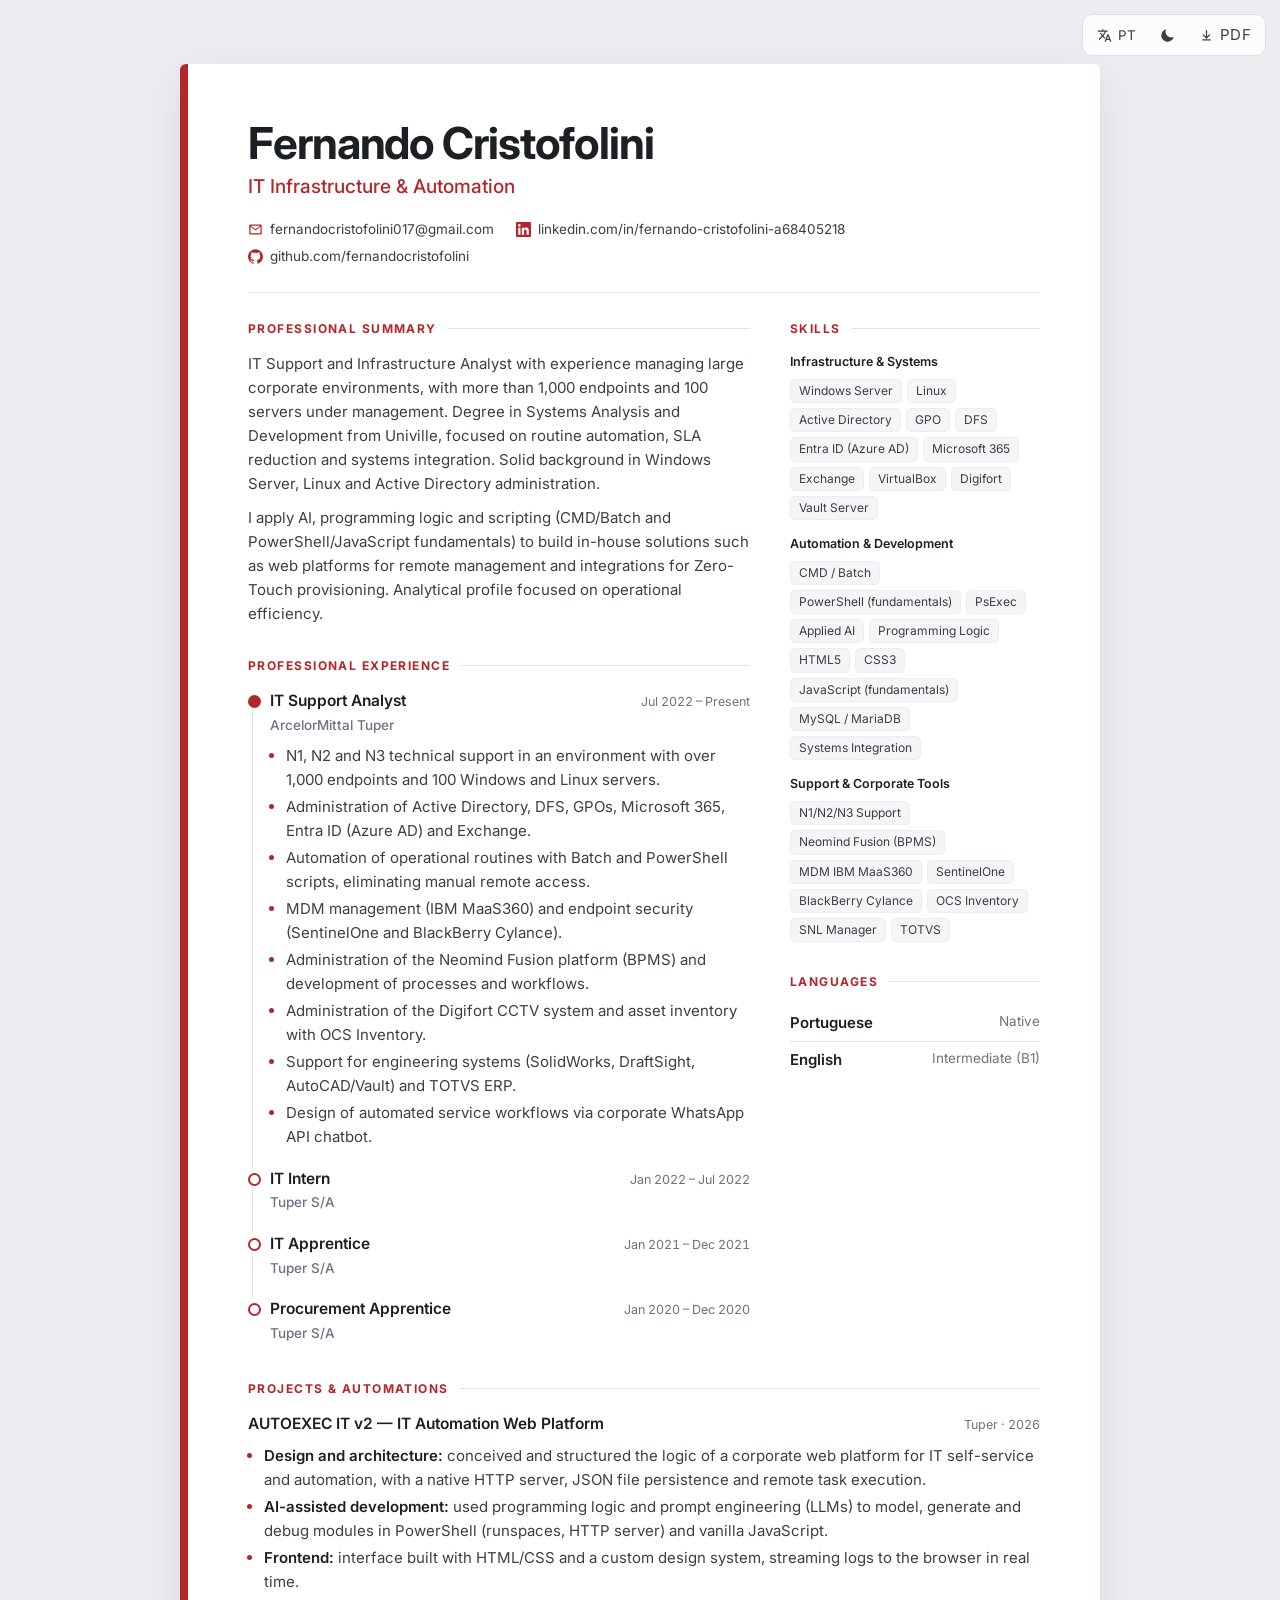
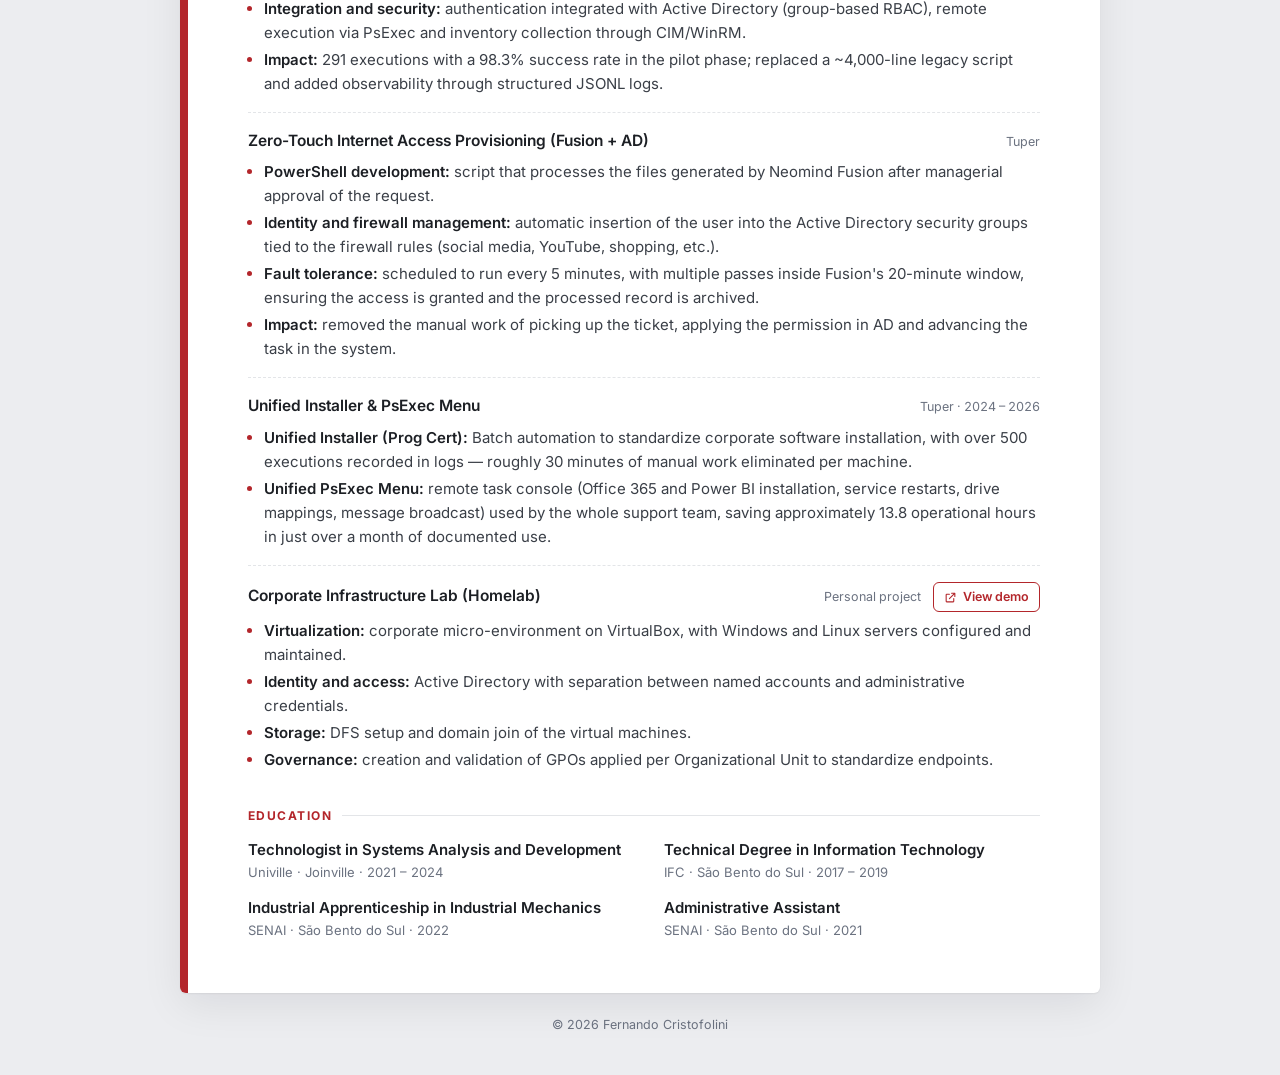
<file: index.html>
<!DOCTYPE html>
<html lang="en" data-theme="light">
<head>
    <meta charset="utf-8">
    <meta name="viewport" content="width=device-width, initial-scale=1">
    <title>Fernando Cristofolini</title>
    <meta name="description" content="Fernando Cristofolini — IT Infrastructure &amp; Automation">
    <script>
        /* Aplica tema salvo (ou do sistema) antes de desenhar a página, evitando piscar */
        (function () {
            var t = null;
            try { t = localStorage.getItem("cv-theme"); } catch (e) {}
            if (t !== "light" && t !== "dark") {
                t = (window.matchMedia && matchMedia("(prefers-color-scheme: dark)").matches) ? "dark" : "light";
            }
            document.documentElement.setAttribute("data-theme", t);
        })();
    </script>
    <link rel="preconnect" href="https://fonts.googleapis.com">
    <link rel="preconnect" href="https://fonts.gstatic.com" crossorigin>
    <link rel="stylesheet" href="https://fonts.googleapis.com/css2?family=Inter:wght@400;500;600;700&display=swap">
    <link rel="stylesheet" href="./css/style.css">
</head>
<body>
    <div class="controles">
        <button id="btnLang" type="button" title="Português" aria-label="Português">
            <svg class="ico" viewBox="0 0 24 24"><path d="M12.87 15.07l-2.54-2.51.03-.03A17.52 17.52 0 0 0 14.07 6H17V4h-7V2H8v2H1v2h11.17C11.5 7.92 10.44 9.75 9 11.35 8.07 10.32 7.3 9.19 6.69 8h-2c.73 1.63 1.73 3.17 2.98 4.56l-5.09 5.02L4 19l5-5 3.11 3.11.76-2.04zM18.5 10h-2L12 22h2l1.12-3h4.75L21 22h2l-4.5-12zm-2.62 7l1.62-4.33L19.12 17h-3.24z"/></svg>
            <span id="labelLang">PT</span>
        </button>
        <button id="btnTheme" type="button" title="Dark theme" aria-label="Dark theme">
            <svg class="ico" id="icoSol" viewBox="0 0 24 24"><path d="M12 7a5 5 0 1 0 0 10 5 5 0 0 0 0-10zm0-5a1 1 0 0 1 1 1v2a1 1 0 1 1-2 0V3a1 1 0 0 1 1-1zm0 17a1 1 0 0 1 1 1v1a1 1 0 1 1-2 0v-1a1 1 0 0 1 1-1zM4.22 4.22a1 1 0 0 1 1.42 0l1.41 1.41a1 1 0 0 1-1.41 1.42L4.22 5.64a1 1 0 0 1 0-1.42zm12.73 12.73a1 1 0 0 1 1.41 0l1.42 1.41a1 1 0 0 1-1.42 1.42l-1.41-1.42a1 1 0 0 1 0-1.41zM2 12a1 1 0 0 1 1-1h2a1 1 0 1 1 0 2H3a1 1 0 0 1-1-1zm17 0a1 1 0 0 1 1-1h1a1 1 0 1 1 0 2h-1a1 1 0 0 1-1-1zM4.22 19.78a1 1 0 0 1 0-1.42l1.41-1.41a1 1 0 0 1 1.42 1.41l-1.42 1.42a1 1 0 0 1-1.41 0zM16.95 7.05a1 1 0 0 1 0-1.42l1.41-1.41a1 1 0 1 1 1.42 1.41l-1.42 1.42a1 1 0 0 1-1.41 0z"/></svg>
            <svg class="ico" id="icoLua" viewBox="0 0 24 24"><path d="M21 14.5A9 9 0 0 1 9.5 3a.5.5 0 0 0-.65-.6A10 10 0 1 0 21.6 15.15a.5.5 0 0 0-.6-.65z"/></svg>
        </button>
        <a id="btnPdf" href="./Curriculo_Fernando_Cristofolini.pdf" download title="Download PDF" aria-label="Download PDF">
            <svg class="ico" viewBox="0 0 24 24"><path d="M12 3a1 1 0 0 1 1 1v9.59l3.3-3.3a1 1 0 1 1 1.4 1.42l-5 5a1 1 0 0 1-1.4 0l-5-5a1 1 0 1 1 1.4-1.42l3.3 3.3V4a1 1 0 0 1 1-1zM5 19a1 1 0 0 1 1-1h12a1 1 0 1 1 0 2H6a1 1 0 0 1-1-1z"/></svg>
            <span>PDF</span>
        </a>
    </div>

    <div class="folha">
        <header class="cabecalho">
            <h1 id="nome">Fernando Cristofolini</h1>
            <p class="cargo" id="titulo" data-i18n="role">IT Infrastructure &amp; Automation</p>
            <div class="contatos">
                <a href="mailto:fernandocristofolini017@gmail.com">
                    <svg class="ico" viewBox="0 0 24 24"><path d="M2 5.5A1.5 1.5 0 0 1 3.5 4h17A1.5 1.5 0 0 1 22 5.5v13a1.5 1.5 0 0 1-1.5 1.5h-17A1.5 1.5 0 0 1 2 18.5v-13zm2.3.5L12 11.6 19.7 6H4.3zM20 7.6l-7.4 5.4a1 1 0 0 1-1.2 0L4 7.6V18h16V7.6z"/></svg>
                    fernandocristofolini017@gmail.com
                </a>
                <a href="https://www.linkedin.com/in/fernando-cristofolini-a68405218/" target="_blank" rel="noopener">
                    <svg class="ico" viewBox="0 0 24 24"><path d="M20.45 20.45h-3.56v-5.57c0-1.33-.03-3.04-1.85-3.04-1.86 0-2.14 1.45-2.14 2.94v5.67H9.35V9h3.41v1.56h.05c.48-.9 1.64-1.85 3.37-1.85 3.6 0 4.27 2.37 4.27 5.46v6.28zM5.34 7.43a2.06 2.06 0 1 1 0-4.13 2.06 2.06 0 0 1 0 4.13zM7.12 20.45H3.56V9h3.56v11.45zM22.22 0H1.77C.79 0 0 .77 0 1.73v20.54C0 23.23.79 24 1.77 24h20.45c.98 0 1.78-.77 1.78-1.73V1.73C24 .77 23.2 0 22.22 0z"/></svg>
                    linkedin.com/in/fernando-cristofolini-a68405218
                </a>
                <a href="https://github.com/fernandocristofolini" target="_blank" rel="noopener">
                    <svg class="ico" viewBox="0 0 24 24"><path d="M12 .3a12 12 0 0 0-3.8 23.38c.6.12.83-.26.83-.57L9 21.07c-3.34.72-4.04-1.61-4.04-1.61-.55-1.39-1.34-1.76-1.34-1.76-1.08-.74.09-.73.09-.73 1.2.09 1.83 1.24 1.83 1.24 1.07 1.83 2.81 1.3 3.5 1 .1-.78.42-1.31.76-1.61-2.67-.3-5.47-1.33-5.47-5.93 0-1.31.47-2.38 1.24-3.22-.14-.3-.54-1.52.1-3.18 0 0 1-.32 3.3 1.23a11.5 11.5 0 0 1 6 0c2.28-1.55 3.29-1.23 3.29-1.23.64 1.66.24 2.88.12 3.18a4.65 4.65 0 0 1 1.23 3.22c0 4.61-2.8 5.63-5.48 5.92.42.36.81 1.1.81 2.22l-.01 3.29c0 .31.2.69.82.57A12 12 0 0 0 12 .3"/></svg>
                    github.com/fernandocristofolini
                </a>
            </div>
        </header>

        <div class="grade">
            <main>
                <section>
                    <h2 data-i18n="h.summary">Professional Summary</h2>
                    <p data-i18n="sum.p1">IT Support and Infrastructure Analyst with experience managing large corporate environments, with more than 1,000 endpoints and 100 servers under management. Degree in Systems Analysis and Development from Univille, focused on routine automation, SLA reduction and systems integration. Solid background in Windows Server, Linux and Active Directory administration.</p>
                    <p data-i18n="sum.p2">I apply AI, programming logic and scripting (CMD/Batch and PowerShell/JavaScript fundamentals) to build in-house solutions such as web platforms for remote management and integrations for Zero-Touch provisioning. Analytical profile focused on operational efficiency.</p>
                </section>

                <section>
                    <h2 data-i18n="h.experience">Professional Experience</h2>

                    <div class="cargo-item atual">
                        <div class="item-topo">
                            <span class="item-titulo" data-i18n="job1.role">IT Support Analyst</span>
                            <span class="periodo" data-i18n="job1.period">Jul 2022 – Present</span>
                        </div>
                        <div class="empresa"><a href="https://brasil.arcelormittal.com/" target="_blank" rel="noopener">ArcelorMittal Tuper</a></div>
                        <ul>
                            <li data-i18n="job1.li1">N1, N2 and N3 technical support in an environment with over 1,000 endpoints and 100 Windows and Linux servers.</li>
                            <li data-i18n="job1.li2">Administration of Active Directory, DFS, GPOs, Microsoft 365, Entra ID (Azure AD) and Exchange.</li>
                            <li data-i18n="job1.li3">Automation of operational routines with Batch and PowerShell scripts, eliminating manual remote access.</li>
                            <li data-i18n="job1.li4">MDM management (IBM MaaS360) and endpoint security (SentinelOne and BlackBerry Cylance).</li>
                            <li data-i18n="job1.li5">Administration of the Neomind Fusion platform (BPMS) and development of processes and workflows.</li>
                            <li data-i18n="job1.li6">Administration of the Digifort CCTV system and asset inventory with OCS Inventory.</li>
                            <li data-i18n="job1.li7">Support for engineering systems (SolidWorks, DraftSight, AutoCAD/Vault) and TOTVS ERP.</li>
                            <li data-i18n="job1.li8">Design of automated service workflows via corporate WhatsApp API chatbot.</li>
                        </ul>
                    </div>

                    <div class="cargo-item">
                        <div class="item-topo">
                            <span class="item-titulo" data-i18n="job2.role">IT Intern</span>
                            <span class="periodo" data-i18n="job2.period">Jan 2022 – Jul 2022</span>
                        </div>
                        <div class="empresa"><a href="https://www.tuper.com.br/" target="_blank" rel="noopener">Tuper S/A</a></div>
                    </div>

                    <div class="cargo-item">
                        <div class="item-topo">
                            <span class="item-titulo" data-i18n="job3.role">IT Apprentice</span>
                            <span class="periodo" data-i18n="job3.period">Jan 2021 – Dec 2021</span>
                        </div>
                        <div class="empresa"><a href="https://www.tuper.com.br/" target="_blank" rel="noopener">Tuper S/A</a></div>
                    </div>

                    <div class="cargo-item">
                        <div class="item-topo">
                            <span class="item-titulo" data-i18n="job4.role">Procurement Apprentice</span>
                            <span class="periodo" data-i18n="job4.period">Jan 2020 – Dec 2020</span>
                        </div>
                        <div class="empresa"><a href="https://www.tuper.com.br/" target="_blank" rel="noopener">Tuper S/A</a></div>
                    </div>
                </section>
            </main>

            <aside>
                <section>
                    <h2 data-i18n="h.skills">Skills</h2>

                    <div class="grupo">
                        <div class="grupo-titulo" data-i18n="sk.infra">Infrastructure &amp; Systems</div>
                        <div class="chips">
                            <span>Windows Server</span><span>Linux</span><span>Active Directory</span><span>GPO</span><span>DFS</span><span>Entra ID (Azure AD)</span><span>Microsoft 365</span><span>Exchange</span><span>VirtualBox</span><span>Digifort</span><span>Vault Server</span>
                        </div>
                    </div>

                    <div class="grupo">
                        <div class="grupo-titulo" data-i18n="sk.dev">Automation &amp; Development</div>
                        <div class="chips">
                            <span>CMD / Batch</span><span data-i18n="chip.ps">PowerShell (fundamentals)</span><span>PsExec</span><span data-i18n="chip.ai">Applied AI</span><span data-i18n="chip.logic">Programming Logic</span><span>HTML5</span><span>CSS3</span><span data-i18n="chip.js">JavaScript (fundamentals)</span><span>MySQL / MariaDB</span><span data-i18n="chip.integration">Systems Integration</span>
                        </div>
                    </div>

                    <div class="grupo">
                        <div class="grupo-titulo" data-i18n="sk.support">Support &amp; Corporate Tools</div>
                        <div class="chips">
                            <span data-i18n="chip.support">N1/N2/N3 Support</span><span>Neomind Fusion (BPMS)</span><span>MDM IBM MaaS360</span><span>SentinelOne</span><span>BlackBerry Cylance</span><span>OCS Inventory</span><span>SNL Manager</span><span>TOTVS</span>
                        </div>
                    </div>
                </section>

                <section>
                    <h2 data-i18n="h.languages">Languages</h2>
                    <div class="idioma"><b data-i18n="lang.pt">Portuguese</b><span data-i18n="lang.pt.lvl">Native</span></div>
                    <div class="idioma"><b data-i18n="lang.en">English</b><span data-i18n="lang.en.lvl">Intermediate (B1)</span></div>
                </section>
            </aside>
        </div>

        <section class="bloco">
            <h2 data-i18n="h.projects">Projects &amp; Automations</h2>

            <div class="projeto">
                <div class="item-topo">
                    <span class="item-titulo" data-i18n="p1.title">AUTOEXEC IT v2 — IT Automation Web Platform</span>
                    <span class="periodo" data-i18n="p1.period">Tuper · 2026</span>
                </div>
                <ul>
                    <li data-i18n="p1.li1"><b>Design and architecture:</b> conceived and structured the logic of a corporate web platform for IT self-service and automation, with a native HTTP server, JSON file persistence and remote task execution.</li>
                    <li data-i18n="p1.li2"><b>AI-assisted development:</b> used programming logic and prompt engineering (LLMs) to model, generate and debug modules in PowerShell (runspaces, HTTP server) and vanilla JavaScript.</li>
                    <li data-i18n="p1.li3"><b>Frontend:</b> interface built with HTML/CSS and a custom design system, streaming logs to the browser in real time.</li>
                    <li data-i18n="p1.li4"><b>Integration and security:</b> authentication integrated with Active Directory (group-based RBAC), remote execution via PsExec and inventory collection through CIM/WinRM.</li>
                    <li data-i18n="p1.li5"><b>Impact:</b> 291 executions with a 98.3% success rate in the pilot phase; replaced a ~4,000-line legacy script and added observability through structured JSONL logs.</li>
                </ul>
            </div>

            <div class="projeto">
                <div class="item-topo">
                    <span class="item-titulo" data-i18n="p3.title">Zero-Touch Internet Access Provisioning (Fusion + AD)</span>
                    <span class="periodo" data-i18n="p3.period">Tuper</span>
                </div>
                <ul>
                    <li data-i18n="p3.li1"><b>PowerShell development:</b> script that processes the files generated by Neomind Fusion after managerial approval of the request.</li>
                    <li data-i18n="p3.li2"><b>Identity and firewall management:</b> automatic insertion of the user into the Active Directory security groups tied to the firewall rules (social media, YouTube, shopping, etc.).</li>
                    <li data-i18n="p3.li3"><b>Fault tolerance:</b> scheduled to run every 5 minutes, with multiple passes inside Fusion's 20-minute window, ensuring the access is granted and the processed record is archived.</li>
                    <li data-i18n="p3.li4"><b>Impact:</b> removed the manual work of picking up the ticket, applying the permission in AD and advancing the task in the system.</li>
                </ul>
            </div>

            <div class="projeto">
                <div class="item-topo">
                    <span class="item-titulo" data-i18n="p4.title">Unified Installer &amp; PsExec Menu</span>
                    <span class="periodo" data-i18n="p4.period">Tuper · 2024 – 2026</span>
                </div>
                <ul>
                    <li data-i18n="p4.li1"><b>Unified Installer (Prog Cert):</b> Batch automation to standardize corporate software installation, with over 500 executions recorded in logs — roughly 30 minutes of manual work eliminated per machine.</li>
                    <li data-i18n="p4.li2"><b>Unified PsExec Menu:</b> remote task console (Office 365 and Power BI installation, service restarts, drive mappings, message broadcast) used by the whole support team, saving approximately 13.8 operational hours in just over a month of documented use.</li>
                </ul>
            </div>

            <div class="projeto">
                <div class="item-topo">
                    <span class="item-titulo" data-i18n="p2.title">Corporate Infrastructure Lab (Homelab)</span>
                    <span class="item-lado">
                        <span class="periodo" data-i18n="p2.period">Personal project</span>
                        <a class="btn-demo" href="./demos/homelab/index.html" target="_blank" rel="noopener">
                            <svg class="ico" viewBox="0 0 24 24"><path d="M14 3a1 1 0 1 0 0 2h3.59l-8.3 8.29a1 1 0 1 0 1.42 1.42L19 6.41V10a1 1 0 1 0 2 0V4a1 1 0 0 0-1-1h-6zM5 5a2 2 0 0 0-2 2v12a2 2 0 0 0 2 2h12a2 2 0 0 0 2-2v-5a1 1 0 1 0-2 0v5H5V7h5a1 1 0 1 0 0-2H5z"/></svg>
                            <span data-i18n="demo.btn">View demo</span>
                        </a>
                    </span>
                </div>
                <ul>
                    <li data-i18n="p2.li1"><b>Virtualization:</b> corporate micro-environment on VirtualBox, with Windows and Linux servers configured and maintained.</li>
                    <li data-i18n="p2.li2"><b>Identity and access:</b> Active Directory with separation between named accounts and administrative credentials.</li>
                    <li data-i18n="p2.li3"><b>Storage:</b> DFS setup and domain join of the virtual machines.</li>
                    <li data-i18n="p2.li4"><b>Governance:</b> creation and validation of GPOs applied per Organizational Unit to standardize endpoints.</li>
                </ul>
            </div>
        </section>

        <section class="bloco">
            <h2 data-i18n="h.education">Education</h2>
            <div class="formacao">
                <div>
                    <div class="curso" data-i18n="edu1.t">Technologist in Systems Analysis and Development</div>
                    <div class="curso-info">Univille · Joinville · 2021 – 2024</div>
                </div>
                <div>
                    <div class="curso" data-i18n="edu2.t">Technical Degree in Information Technology</div>
                    <div class="curso-info">IFC · São Bento do Sul · 2017 – 2019</div>
                </div>
                <div>
                    <div class="curso" data-i18n="edu4.t">Industrial Apprenticeship in Industrial Mechanics</div>
                    <div class="curso-info">SENAI · São Bento do Sul · 2022</div>
                </div>
                <div>
                    <div class="curso" data-i18n="edu3.t">Administrative Assistant</div>
                    <div class="curso-info">SENAI · São Bento do Sul · 2021</div>
                </div>
            </div>
        </section>
    </div>

    <footer>© 2026 Fernando Cristofolini</footer>

    <script>
    /* ============ Traduções (PT). O HTML já está em inglês. ============ */
    const I18N = {
        pt: {
            "role": "Infraestrutura de TI &amp; Automação",

            "h.summary": "Resumo profissional",
            "sum.p1": "Analista de Suporte de TI e Infraestrutura com experiência na administração de ambientes corporativos de grande porte, com mais de 1.000 endpoints e 100 servidores sob gestão. Formado em Análise e Desenvolvimento de Sistemas pela Univille, com foco em automação de rotinas, redução de SLA e integração de sistemas. Sólida vivência em administração de Windows Server, Linux e Active Directory.",
            "sum.p2": "Utilizo IA aplicada, lógica de programação e scripting (CMD/Batch e fundamentos de PowerShell/JavaScript) para desenvolver soluções internas, como plataformas web de gestão remota e integrações para provisionamento Zero-Touch. Perfil analítico e focado em eficiência operacional.",

            "h.experience": "Experiência profissional",
            "job1.role": "Analista de Suporte",
            "job1.period": "jul 2022 – atual",
            "job1.li1": "Suporte técnico N1, N2 e N3 em ambiente com mais de 1.000 endpoints e 100 servidores Windows e Linux.",
            "job1.li2": "Administração de Active Directory, DFS, GPOs, Microsoft 365, Entra ID (Azure AD) e Exchange.",
            "job1.li3": "Automação de rotinas operacionais com scripts Batch e PowerShell, eliminando acessos remotos manuais.",
            "job1.li4": "Gestão de MDM (IBM MaaS360) e segurança de endpoint (SentinelOne e BlackBerry Cylance).",
            "job1.li5": "Administração da plataforma Neomind Fusion (BPMS) e desenvolvimento de processos e fluxos.",
            "job1.li6": "Administração do sistema de CFTV Digifort e inventário de ativos com OCS Inventory.",
            "job1.li7": "Sustentação de sistemas de engenharia (SolidWorks, DraftSight, AutoCAD/Vault) e ERP TOTVS.",
            "job1.li8": "Estruturação de fluxos de atendimento automatizados via chatbot no WhatsApp API corporativo.",
            "job2.role": "Estagiário de TI",
            "job2.period": "jan 2022 – jul 2022",
            "job3.role": "Aprendiz de TI",
            "job3.period": "jan 2021 – dez 2021",
            "job4.role": "Aprendiz de Suprimentos",
            "job4.period": "jan 2020 – dez 2020",

            "h.projects": "Projetos e automações",
            "p1.title": "AUTOEXEC IT v2 — Plataforma Web de Automação de TI",
            "p1.period": "Tuper · 2026",
            "p1.li1": "<b>Concepção e arquitetura:</b> idealizei e estruturei a lógica de uma plataforma web corporativa de autoatendimento e automação de TI, com servidor HTTP nativo, persistência em arquivos JSON e execução remota de tarefas.",
            "p1.li2": "<b>Desenvolvimento assistido por IA:</b> uso de lógica de programação e engenharia de prompt (LLMs) para modelar, gerar e depurar módulos em PowerShell (runspaces, servidor HTTP) e JavaScript puro.",
            "p1.li3": "<b>Frontend:</b> interface construída com HTML/CSS e design system próprio, com transmissão de logs em tempo real para o navegador.",
            "p1.li4": "<b>Integração e segurança:</b> autenticação integrada ao Active Directory (RBAC por grupos), execução remota via PsExec e coleta de inventário por CIM/WinRM.",
            "p1.li5": "<b>Impacto:</b> 291 execuções com 98,3% de sucesso na fase piloto; substituiu um script legado de ~4 mil linhas e implementou observabilidade com logs estruturados em JSONL.",

            "p2.title": "Laboratório de Infraestrutura Corporativa (Homelab)",
            "p2.period": "Projeto pessoal",
            "demo.btn": "Ver demonstração",
            "p2.li1": "<b>Virtualização:</b> microambiente empresarial em VirtualBox, com servidores Windows e Linux configurados e mantidos.",
            "p2.li2": "<b>Identidade e acessos:</b> Active Directory com segregação de contas nominais e credenciais administrativas.",
            "p2.li3": "<b>Armazenamento:</b> estruturação de DFS e ingresso das máquinas virtuais no domínio.",
            "p2.li4": "<b>Governança:</b> criação e validação de GPOs aplicadas por Unidade Organizacional para padronizar os endpoints.",

            "p3.title": "Provisionamento Zero-Touch de Acessos à Internet (Fusion + AD)",
            "p3.period": "Tuper",
            "p3.li1": "<b>Desenvolvimento PowerShell:</b> script que processa os arquivos gerados pelo Neomind Fusion após a aprovação gerencial da solicitação.",
            "p3.li2": "<b>Gestão de identidade e firewall:</b> inserção automática do usuário nos grupos de segurança do Active Directory integrados às regras do firewall (redes sociais, YouTube, shopping etc.).",
            "p3.li3": "<b>Tolerância a falhas:</b> execução agendada a cada 5 minutos, com múltiplas rodadas dentro da janela de 20 minutos do Fusion, garantindo a concessão do acesso e o arquivamento do registro processado.",
            "p3.li4": "<b>Impacto:</b> eliminou a intervenção manual do suporte para assumir o chamado, aplicar a permissão no AD e avançar a tarefa no sistema.",

            "p4.title": "Instalador Unificado &amp; Menu PsExec",
            "p4.period": "Tuper · 2024 – 2026",
            "p4.li1": "<b>Instalador Unificado (Prog Cert):</b> automação em Batch para padronizar a instalação de softwares corporativos, com mais de 500 execuções registradas em log — cerca de 30 minutos de trabalho manual eliminados por máquina.",
            "p4.li2": "<b>Menu Unificado PsExec:</b> console de tarefas remotas (instalação de Office 365 e Power BI, reinício de serviços, mapeamentos, envio de mensagens) usado por toda a equipe de suporte, com aproximadamente 13,8 horas operacionais economizadas em pouco mais de um mês de uso documentado.",

            "h.education": "Formação acadêmica",
            "edu1.t": "Tecnólogo em Análise e Desenvolvimento de Sistemas",
            "edu2.t": "Técnico em Informática",
            "edu3.t": "Assistente Administrativo",
            "edu4.t": "Aprendizagem Industrial em Mecânica Industrial",

            "h.languages": "Idiomas",
            "lang.pt": "Português",
            "lang.pt.lvl": "Nativo",
            "lang.en": "Inglês",
            "lang.en.lvl": "Intermediário (B1)",

            "h.skills": "Competências",
            "sk.infra": "Infraestrutura e sistemas",
            "sk.dev": "Automação e desenvolvimento",
            "sk.support": "Suporte e ferramentas corporativas",
            "chip.ps": "PowerShell (fundamentos)",
            "chip.js": "JavaScript (fundamentos)",
            "chip.ai": "IA aplicada",
            "chip.logic": "Lógica de programação",
            "chip.integration": "Integração de sistemas",
            "chip.support": "Suporte N1/N2/N3",

            "_langBtn": "EN",
            "_langTitle": "English",
            "_themeDark": "Tema escuro",
            "_themeLight": "Tema claro",
            "_pdfTitle": "Baixar PDF"
        }
    };

    const EN_UI = { _langBtn: "PT", _langTitle: "Português", _themeDark: "Dark theme", _themeLight: "Light theme", _pdfTitle: "Download PDF" };

    /* ============ Estado ============ */
    const raiz = document.documentElement;
    let lang = "en";

    /* Guarda o conteúdo original (inglês) de cada elemento traduzível */
    document.querySelectorAll("[data-i18n]").forEach(el => { el.dataset.en = el.innerHTML; });

    function ui(chave) { return (I18N[lang] || EN_UI)[chave]; }

    function applyLang(next) {
        lang = next;
        const dict = I18N[next];
        document.querySelectorAll("[data-i18n]").forEach(el => {
            const key = el.dataset.i18n;
            el.innerHTML = (dict && dict[key]) ? dict[key] : el.dataset.en;
        });
        raiz.lang = (next === "pt") ? "pt-BR" : "en";
        document.getElementById("labelLang").textContent = ui("_langBtn");
        const bl = document.getElementById("btnLang");
        bl.title = ui("_langTitle"); bl.setAttribute("aria-label", ui("_langTitle"));
        const bp = document.getElementById("btnPdf");
        bp.title = ui("_pdfTitle"); bp.setAttribute("aria-label", ui("_pdfTitle"));
        atualizarBotaoTema();
    }

    function temaAtual() { return raiz.getAttribute("data-theme") === "dark" ? "dark" : "light"; }

    function atualizarBotaoTema() {
        const escuro = temaAtual() === "dark";
        document.getElementById("icoSol").style.display = escuro ? "" : "none";
        document.getElementById("icoLua").style.display = escuro ? "none" : "";
        const rotulo = escuro ? ui("_themeLight") : ui("_themeDark");
        const bt = document.getElementById("btnTheme");
        bt.title = rotulo; bt.setAttribute("aria-label", rotulo);
    }

    function applyTheme(next) {
        raiz.setAttribute("data-theme", next);
        atualizarBotaoTema();
        salvar("cv-theme", next);
    }

    /* ============ Persistência tolerante a falhas ============ */
    function salvar(chave, valor) { try { localStorage.setItem(chave, valor); } catch (e) { /* ignora */ } }
    function ler(chave) { try { return localStorage.getItem(chave); } catch (e) { return null; } }

    /* ============ Efeito de embaralhar texto no nome ============ */
    (function () {
        const el = document.getElementById("nome");
        const original = el.textContent;
        const letras = "ABCDEFGHIJKLMNOPQRSTUVWXYZ";
        let intervalo = null;
        if (window.matchMedia && matchMedia("(prefers-reduced-motion: reduce)").matches) return;
        el.addEventListener("mouseover", () => {
            clearInterval(intervalo);
            let i = 0;
            intervalo = setInterval(() => {
                el.textContent = original.split("").map((c, k) => (k < i || c === " ") ? c : letras[Math.floor(Math.random() * letras.length)]).join("");
                if (i >= original.length) { clearInterval(intervalo); el.textContent = original; }
                i += 1;
            }, 30);
        });
    })();

    /* ============ Inicialização ============ */
    const langSalvo = ler("cv-lang");
    applyLang(langSalvo === "pt" || langSalvo === "en" ? langSalvo
        : ((navigator.language || "").toLowerCase().startsWith("pt") ? "pt" : "en"));
    atualizarBotaoTema();

    document.getElementById("btnLang").addEventListener("click", () => { applyLang(lang === "en" ? "pt" : "en"); salvar("cv-lang", lang); });
    document.getElementById("btnTheme").addEventListener("click", () => applyTheme(temaAtual() === "dark" ? "light" : "dark"));
    </script>
</body>
</html>
</file>
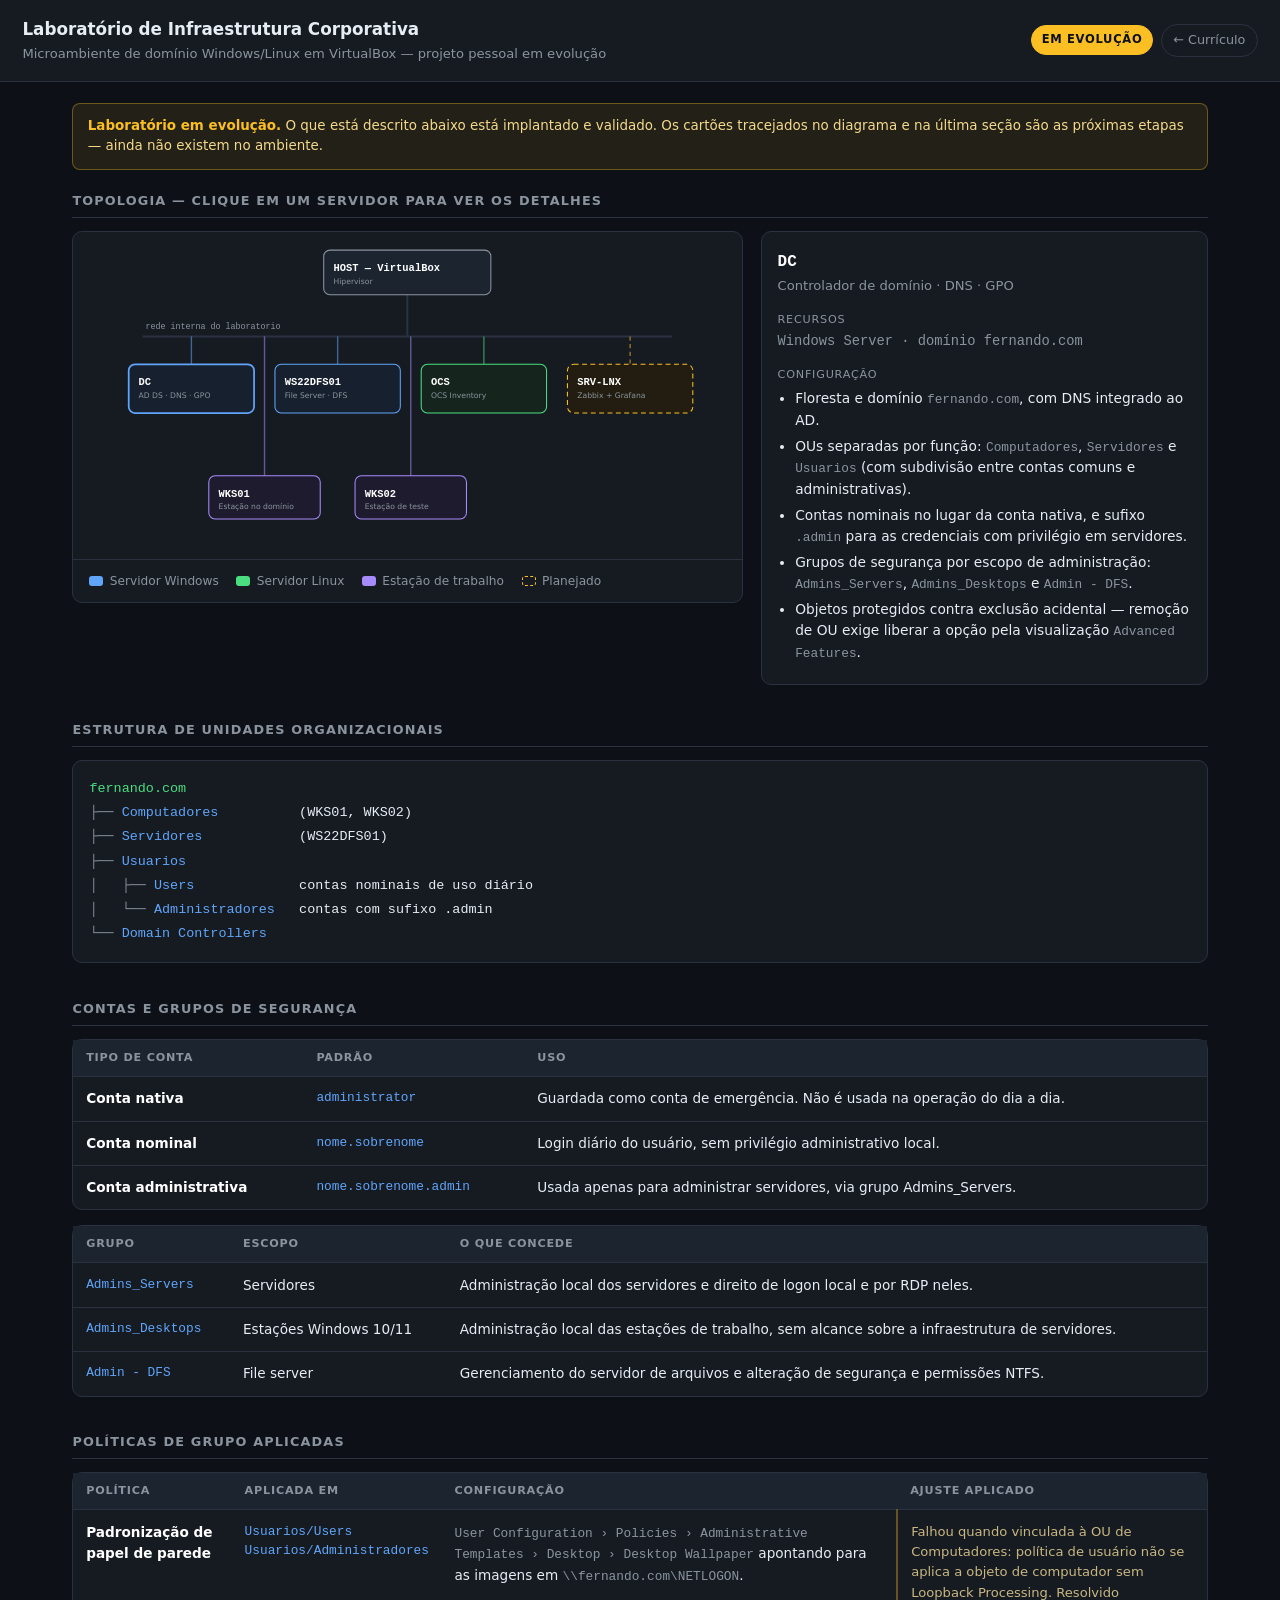
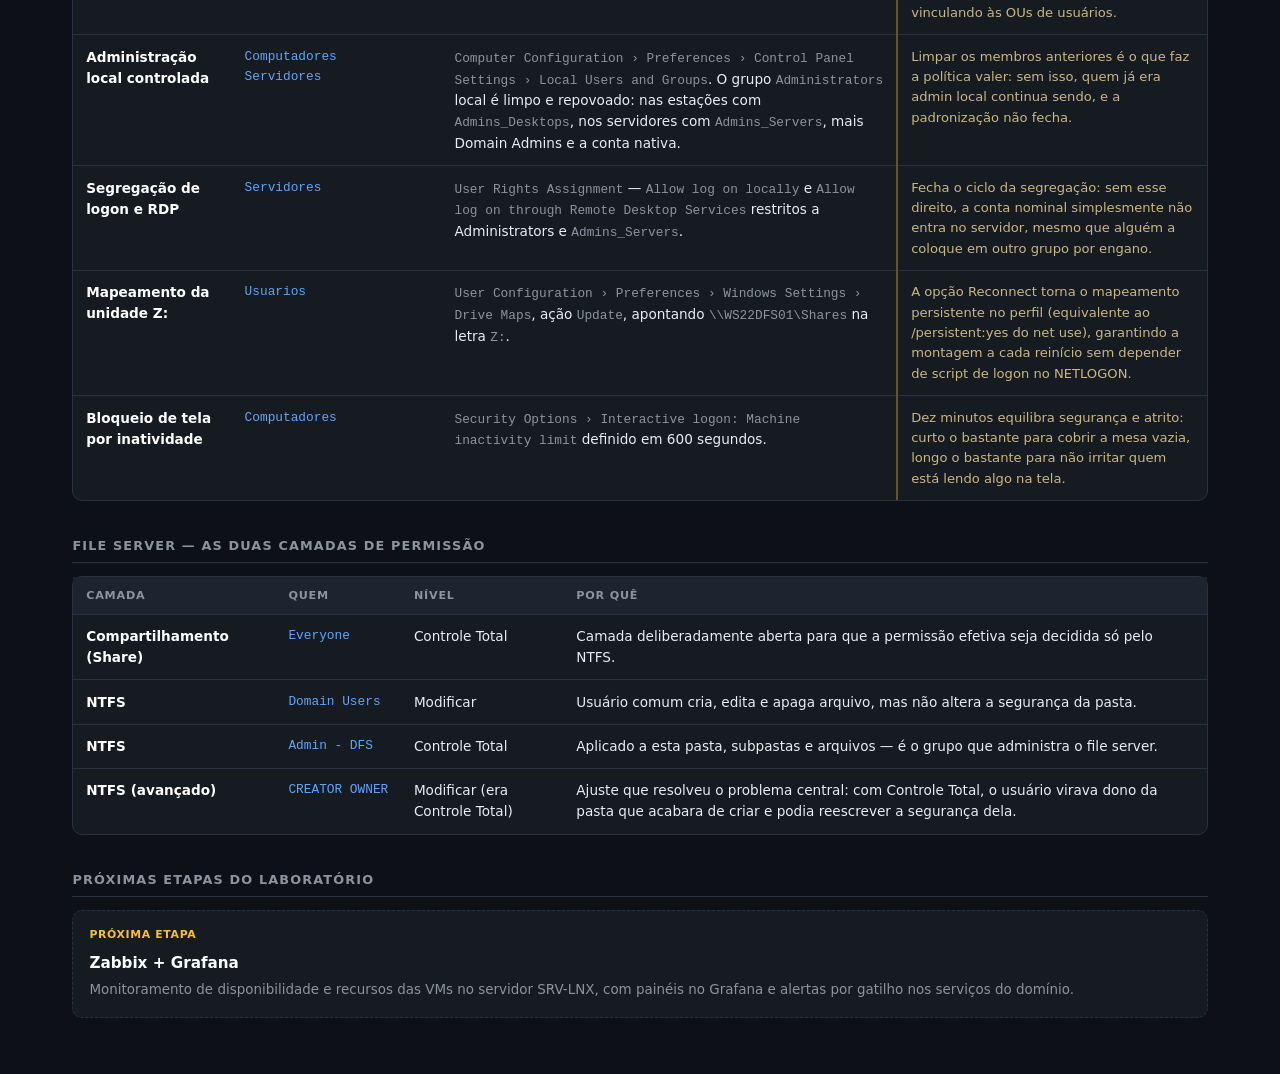
<file: demos/homelab/index.html>
<!DOCTYPE html>
<html lang="pt-BR">
<head>
<meta charset="utf-8">
<meta name="viewport" content="width=device-width, initial-scale=1">
<title>Homelab — Laboratório de Infraestrutura Corporativa</title>
<link rel="icon" href="data:image/svg+xml,<svg xmlns='http://www.w3.org/2000/svg' viewBox='0 0 100 100'><rect width='100' height='100' rx='22' fill='%23111'/><rect x='24' y='26' width='52' height='16' rx='4' fill='%2360a5fa'/><rect x='24' y='50' width='52' height='16' rx='4' fill='%234ade80'/><rect x='24' y='74' width='52' height='10' rx='4' fill='%23555'/></svg>">
<style>
:root{
  --bg:#0d1117; --panel:#161b22; --panel-2:#1c2430; --line:#2a3140;
  --txt:#e6edf3; --muted:#8b949e;
  --ok:#4ade80; --warn:#fbbf24; --info:#60a5fa; --roxo:#a78bfa;
  --accent:#ff4c4c; --accent-2:#ff0000;
  --mono:'Consolas','JetBrains Mono','Courier New',monospace;
}
*{box-sizing:border-box}
body{margin:0;background:var(--bg);color:var(--txt);
  font-family:'Segoe UI',system-ui,sans-serif;line-height:1.55}

.topo{border-bottom:1px solid var(--line);background:var(--panel);
  padding:1rem 1.4rem;display:flex;align-items:center;gap:1rem;flex-wrap:wrap}
.topo h1{margin:0;font-size:1.05rem}
.topo .sub{color:var(--muted);font-size:.82rem;margin-top:.15rem}
.selo{margin-left:auto;display:flex;gap:.5rem;align-items:center;flex-wrap:wrap}
.tag{font-size:.72rem;font-weight:700;letter-spacing:.06em;text-transform:uppercase;
  padding:.32rem .6rem;border-radius:999px;border:1px solid var(--line);color:var(--muted)}
.tag-obra{color:#0d1117;background:var(--warn);border-color:var(--warn)}
.voltar{font-size:.8rem;color:var(--muted);text-decoration:none;border:1px solid var(--line);
  padding:.35rem .7rem;border-radius:999px;transition:.2s}
.voltar:hover{color:#fff;border-color:var(--accent);background:var(--accent)}

.wrap{max-width:1180px;margin:0 auto;padding:1.3rem 1.4rem 3.5rem}
.aviso{background:rgba(251,191,36,.09);border:1px solid rgba(251,191,36,.35);border-radius:8px;
  padding:.75rem .9rem;font-size:.84rem;color:#f5d98b;margin-bottom:1.3rem}
.aviso b{color:var(--warn)}

h2.sec{font-size:.8rem;text-transform:uppercase;letter-spacing:.09em;color:var(--muted);
  margin:2.2rem 0 .8rem;padding-bottom:.4rem;border-bottom:1px solid var(--line)}
h2.sec:first-of-type{margin-top:.4rem}

.painel{background:var(--panel);border:1px solid var(--line);border-radius:10px}
.corpo{padding:1rem}

/* ---------- Topologia ---------- */
.mapa{display:grid;grid-template-columns:minmax(0,1.5fr) minmax(0,1fr);gap:1.1rem;align-items:start}
svg.topo-svg{width:100%;height:auto;display:block}
.no{cursor:pointer}
.no rect{transition:.2s}
.no:hover rect.caixa,.no.sel rect.caixa{stroke-width:2.5}
.no .titulo{font-family:var(--mono);font-size:15px;font-weight:700;fill:#fff}
.no .papel{font-size:11px;fill:#8b949e}
.legenda{display:flex;gap:1.1rem;flex-wrap:wrap;font-size:.76rem;color:var(--muted);
  padding:.7rem 1rem;border-top:1px solid var(--line)}
.legenda span{display:inline-flex;align-items:center;gap:.4rem}
.pill{width:14px;height:10px;border-radius:3px;display:inline-block}

.detalhe h3{margin:.1rem 0 .1rem;font-size:1rem;color:#fff;font-family:var(--mono)}
.detalhe .papel{color:var(--muted);font-size:.82rem;margin-bottom:.9rem}
.detalhe dl{margin:0}
.detalhe dt{font-size:.7rem;text-transform:uppercase;letter-spacing:.07em;color:var(--muted);margin-top:.85rem}
.detalhe dd{margin:.2rem 0 0;font-size:.86rem}
.detalhe ul{margin:.3rem 0 0;padding-left:1.1rem;font-size:.86rem}
.detalhe li{margin-bottom:.25rem}
.specs{font-family:var(--mono);font-size:.8rem;color:var(--muted)}

/* ---------- Tabela GPO ---------- */
table{width:100%;border-collapse:collapse;font-size:.85rem}
th{text-align:left;font-size:.7rem;text-transform:uppercase;letter-spacing:.07em;color:var(--muted);
  padding:.6rem .8rem;border-bottom:1px solid var(--line);background:var(--panel-2)}
td{padding:.7rem .8rem;border-bottom:1px solid var(--line);vertical-align:top}
tr:last-child td{border-bottom:none}
td.ou{font-family:var(--mono);font-size:.8rem;color:var(--info);white-space:nowrap}
td.nome{font-weight:600;color:#fff}
.rascunho{display:inline-block;font-size:.63rem;font-weight:700;text-transform:uppercase;letter-spacing:.06em;
  color:#0d1117;background:var(--warn);border-radius:4px;padding:.1rem .35rem;margin-left:.4rem;vertical-align:middle}
.tabela-wrap{overflow-x:auto}
td.ajuste{color:#c9b782;font-size:.82rem;border-left:2px solid rgba(251,191,36,.35)}

/* ---------- Árvore de OUs ---------- */
.arvore{font-family:var(--mono);font-size:.84rem;line-height:1.8;margin:0;white-space:pre;
  overflow-x:auto;color:var(--txt)}
.arvore .d{color:var(--muted)}
.arvore .o{color:var(--info)}
.arvore .n{color:var(--ok)}

/* ---------- Roadmap ---------- */
.cards{display:grid;grid-template-columns:repeat(auto-fit,minmax(250px,1fr));gap:.9rem}
.card{background:var(--panel);border:1px dashed var(--line);border-radius:10px;padding:1rem}
.card h4{margin:0 0 .3rem;font-size:.95rem;color:#fff}
.card .st{font-size:.68rem;text-transform:uppercase;letter-spacing:.06em;color:var(--warn);
  font-weight:700;margin-bottom:.5rem}
.card p{margin:0;font-size:.84rem;color:var(--muted)}

@media (max-width:900px){ .mapa{grid-template-columns:1fr} }
</style>
</head>
<body>

<header class="topo">
  <div>
    <h1>Laboratório de Infraestrutura Corporativa</h1>
    <div class="sub">Microambiente de domínio Windows/Linux em VirtualBox — projeto pessoal em evolução</div>
  </div>
  <div class="selo">
    <span class="tag tag-obra">Em evolução</span>
    <a class="voltar" href="../../index.html">← Currículo</a>
  </div>
</header>

<div class="wrap">

  <div class="aviso" id="avisoRascunho">
    <b>Laboratório em evolução.</b> O que está descrito abaixo está implantado e validado.
    Os cartões tracejados no diagrama e na última seção são as próximas etapas — ainda não
    existem no ambiente.
  </div>

  <h2 class="sec">Topologia — clique em um servidor para ver os detalhes</h2>
  <div class="mapa">
    <div class="painel">
      <svg class="topo-svg" viewBox="0 0 960 470" role="img" aria-label="Diagrama da topologia do laboratório">
        <g id="linhas"></g>
        <g id="nos"></g>
      </svg>
      <div class="legenda">
        <span><i class="pill" style="background:#60a5fa"></i> Servidor Windows</span>
        <span><i class="pill" style="background:#4ade80"></i> Servidor Linux</span>
        <span><i class="pill" style="background:#a78bfa"></i> Estação de trabalho</span>
        <span><i class="pill" style="background:transparent;border:1px dashed #fbbf24"></i> Planejado</span>
      </div>
    </div>

    <div class="painel">
      <div class="corpo detalhe" id="detalhe"></div>
    </div>
  </div>

  <h2 class="sec">Estrutura de Unidades Organizacionais</h2>
  <div class="painel"><div class="corpo"><pre class="arvore" id="arvore"></pre></div></div>

  <h2 class="sec">Contas e grupos de segurança</h2>
  <div class="painel"><div class="tabela-wrap"><table>
    <thead><tr><th>Tipo de conta</th><th>Padrão</th><th>Uso</th></tr></thead>
    <tbody id="tbContas"></tbody>
  </table></div></div>
  <div class="painel" style="margin-top:.9rem"><div class="tabela-wrap"><table>
    <thead><tr><th>Grupo</th><th>Escopo</th><th>O que concede</th></tr></thead>
    <tbody id="tbGrupos"></tbody>
  </table></div></div>

  <h2 class="sec">Políticas de grupo aplicadas</h2>
  <div class="painel"><div class="tabela-wrap"><table>
    <thead><tr><th>Política</th><th>Aplicada em</th><th>Configuração</th><th>Ajuste aplicado</th></tr></thead>
    <tbody id="tbGpo"></tbody>
  </table></div></div>

  <h2 class="sec">File server — as duas camadas de permissão</h2>
  <div class="painel"><div class="tabela-wrap"><table>
    <thead><tr><th>Camada</th><th>Quem</th><th>Nível</th><th>Por quê</th></tr></thead>
    <tbody id="tbNtfs"></tbody>
  </table></div></div>

  <h2 class="sec">Próximas etapas do laboratório</h2>
  <div class="cards" id="roadmap"></div>

</div>

<script>
/* =========================================================================
   TUDO O QUE APARECE NA PÁGINA VEM DAS LISTAS ABAIXO.
   Para lapidar o conteúdo, edite apenas estes blocos — o desenho da topologia,
   as tabelas e os cartões se remontam sozinhos.

   NOS:  x/y são as coordenadas dentro do viewBox 0 0 960 470.
         tipo: 'win' | 'linux' | 'wks' | 'host' | 'plan'
         curto: rótulo que aparece na caixa do diagrama (mantenha curto).
         Para adicionar uma máquina, copie um objeto e ajuste x/y.
   ========================================================================= */

const NOS = [
  {
    id:'HOST', tipo:'host', x:360, y:26, w:240, h:64,
    titulo:'HOST — VirtualBox', curto:'Hipervisor',
    papel:'Hipervisor do laboratório',
    specs:'Rede interna · pasta compartilhada host/VM',
    config:[
      'Rede interna isolando o domínio do restante da rede doméstica.',
      'Pasta compartilhada entre a máquina física e as VMs, com <span class="specs">Montar Automaticamente</span> e <span class="specs">Tornar Permanente</span>.',
      'Guest Additions instalado manualmente via <span class="specs">VBoxWindowsAdditions.exe</span> no drive virtual, habilitando a integração de rede e o mapeamento das pastas locais.'
    ]
  },
  {
    id:'DC', tipo:'win', x:80, y:190, w:180, h:70,
    titulo:'DC', curto:'AD DS · DNS · GPO',
    papel:'Controlador de domínio · DNS · GPO',
    specs:'Windows Server · domínio fernando.com',
    config:[
      'Floresta e domínio <span class="specs">fernando.com</span>, com DNS integrado ao AD.',
      'OUs separadas por função: <span class="specs">Computadores</span>, <span class="specs">Servidores</span> e <span class="specs">Usuarios</span> (com subdivisão entre contas comuns e administrativas).',
      'Contas nominais no lugar da conta nativa, e sufixo <span class="specs">.admin</span> para as credenciais com privilégio em servidores.',
      'Grupos de segurança por escopo de administração: <span class="specs">Admins_Servers</span>, <span class="specs">Admins_Desktops</span> e <span class="specs">Admin - DFS</span>.',
      'Objetos protegidos contra exclusão acidental — remoção de OU exige liberar a opção pela visualização <span class="specs">Advanced Features</span>.'
    ]
  },
  {
    id:'WS22DFS01', tipo:'win', x:290, y:190, w:180, h:70,
    titulo:'WS22DFS01', curto:'File Server · DFS',
    papel:'Servidor de arquivos · DFS',
    specs:'Windows Server · compartilhamento Shares',
    config:[
      'Compartilhamento <span class="specs">Shares</span>, entregue às estações como unidade <span class="specs">Z:</span> por GPO.',
      'Permissão de compartilhamento aberta para <span class="specs">Everyone</span> com Controle Total; toda a restrição fica na camada NTFS.',
      'Usuários comuns (<span class="specs">Domain Users</span>) limitados a <span class="specs">Modificar</span>.',
      '<span class="specs">Admin - DFS</span> com Controle Total, aplicado a esta pasta, subpastas e arquivos.'
    ]
  },
  {
    id:'SRV-LNX', tipo:'plan', x:710, y:190, w:180, h:70,
    titulo:'SRV-LNX', curto:'Zabbix + Grafana',
    papel:'Zabbix + Grafana (planejado)',
    specs:'Ainda não implantado',
    config:[
      'Zabbix coletando disponibilidade e recursos das VMs.',
      'Grafana como camada de painéis sobre os dados do Zabbix.',
      'Alerta por gatilho nos serviços críticos do domínio.'
    ]
  },
  {
    id:'WKS01', tipo:'wks', x:195, y:350, w:160, h:62,
    titulo:'WKS01', curto:'Estação no domínio',
    papel:'Estação ingressada no domínio',
    specs:'Windows 10/11 · OU Computadores',
    config:[
      'Ingressada no domínio e posicionada na OU <span class="specs">Computadores</span>.',
      'Recebe as cinco GPOs: papel de parede, administração local, mapeamento do Z:, bloqueio de tela.',
      'Login com conta nominal, sem privilégio administrativo local — a administração vem do grupo <span class="specs">Admins_Desktops</span>.'
    ]
  },
  {
    id:'WKS02', tipo:'wks', x:405, y:350, w:160, h:62,
    titulo:'WKS02', curto:'Estação de teste',
    papel:'Estação de teste',
    specs:'Windows 10/11 · OU Computadores',
    config:[
      'Usada para validar política nova antes de aplicar na OU inteira.',
      'Ciclo de validação com <span class="specs">gpupdate /force</span> e conferência do resultado na ponta.'
    ]
  },
  {
    id:'OCS', tipo:'linux', x:500, y:190, w:180, h:70,
    titulo:'OCS', curto:'OCS Inventory',
    papel:'Servidor Linux · OCS Inventory',
    specs:'Linux · OCS Inventory Server',
    config:[
      'Servidor de inventário coletando hardware e software das estações.',
      'Agente distribuído por GPO.'
    ]
  }
];

const OUS = `fernando.com
├── Computadores          (WKS01, WKS02)
├── Servidores            (WS22DFS01)
├── Usuarios
│   ├── Users             contas nominais de uso diário
│   └── Administradores   contas com sufixo .admin
└── Domain Controllers`;

const GRUPOS = [
  { nome:'Admins_Servers',  escopo:'Servidores',
    faz:'Administração local dos servidores e direito de logon local e por RDP neles.' },
  { nome:'Admins_Desktops', escopo:'Estações Windows 10/11',
    faz:'Administração local das estações de trabalho, sem alcance sobre a infraestrutura de servidores.' },
  { nome:'Admin - DFS',     escopo:'File server',
    faz:'Gerenciamento do servidor de arquivos e alteração de segurança e permissões NTFS.' }
];

const CONTAS = [
  { tipo:'Conta nativa',        exemplo:'administrator',
    uso:'Guardada como conta de emergência. Não é usada na operação do dia a dia.' },
  { tipo:'Conta nominal',       exemplo:'nome.sobrenome',
    uso:'Login diário do usuário, sem privilégio administrativo local.' },
  { tipo:'Conta administrativa',exemplo:'nome.sobrenome.admin',
    uso:'Usada apenas para administrar servidores, via grupo Admins_Servers.' }
];

const GPOS = [
  { nome:'Padronização de papel de parede', ou:'Usuarios/Users<br>Usuarios/Administradores',
    faz:'<span class="specs">User Configuration › Policies › Administrative Templates › Desktop › Desktop Wallpaper</span> apontando para as imagens em <span class="specs">\\\\fernando.com\\NETLOGON</span>.',
    nota:'Falhou quando vinculada à OU de Computadores: política de usuário não se aplica a objeto de computador sem Loopback Processing. Resolvido vinculando às OUs de usuários.',
    rascunho:false },
  { nome:'Administração local controlada', ou:'Computadores<br>Servidores',
    faz:'<span class="specs">Computer Configuration › Preferences › Control Panel Settings › Local Users and Groups</span>. O grupo <span class="specs">Administrators</span> local é limpo e repovoado: nas estações com <span class="specs">Admins_Desktops</span>, nos servidores com <span class="specs">Admins_Servers</span>, mais Domain Admins e a conta nativa.',
    nota:'Limpar os membros anteriores é o que faz a política valer: sem isso, quem já era admin local continua sendo, e a padronização não fecha.',
    rascunho:false },
  { nome:'Segregação de logon e RDP', ou:'Servidores',
    faz:'<span class="specs">User Rights Assignment</span> — <span class="specs">Allow log on locally</span> e <span class="specs">Allow log on through Remote Desktop Services</span> restritos a Administrators e <span class="specs">Admins_Servers</span>.',
    nota:'Fecha o ciclo da segregação: sem esse direito, a conta nominal simplesmente não entra no servidor, mesmo que alguém a coloque em outro grupo por engano.',
    rascunho:false },
  { nome:'Mapeamento da unidade Z:', ou:'Usuarios',
    faz:'<span class="specs">User Configuration › Preferences › Windows Settings › Drive Maps</span>, ação <span class="specs">Update</span>, apontando <span class="specs">\\\\WS22DFS01\\Shares</span> na letra <span class="specs">Z:</span>.',
    nota:'A opção Reconnect torna o mapeamento persistente no perfil (equivalente ao /persistent:yes do net use), garantindo a montagem a cada reinício sem depender de script de logon no NETLOGON.',
    rascunho:false },
  { nome:'Bloqueio de tela por inatividade', ou:'Computadores',
    faz:'<span class="specs">Security Options › Interactive logon: Machine inactivity limit</span> definido em 600 segundos.',
    nota:'Dez minutos equilibra segurança e atrito: curto o bastante para cobrir a mesa vazia, longo o bastante para não irritar quem está lendo algo na tela.',
    rascunho:false }
];

const NTFS = [
  { camada:'Compartilhamento (Share)', quem:'Everyone', nivel:'Controle Total',
    porque:'Camada deliberadamente aberta para que a permissão efetiva seja decidida só pelo NTFS.' },
  { camada:'NTFS', quem:'Domain Users', nivel:'Modificar',
    porque:'Usuário comum cria, edita e apaga arquivo, mas não altera a segurança da pasta.' },
  { camada:'NTFS', quem:'Admin - DFS', nivel:'Controle Total',
    porque:'Aplicado a esta pasta, subpastas e arquivos — é o grupo que administra o file server.' },
  { camada:'NTFS (avançado)', quem:'CREATOR OWNER', nivel:'Modificar (era Controle Total)',
    porque:'Ajuste que resolveu o problema central: com Controle Total, o usuário virava dono da pasta que acabara de criar e podia reescrever a segurança dela.' }
];

const ROADMAP = [
  { titulo:'Zabbix + Grafana', status:'Próxima etapa',
    texto:'Monitoramento de disponibilidade e recursos das VMs no servidor SRV-LNX, com painéis no Grafana e alertas por gatilho nos serviços do domínio.' }
];

/* =========================================================================
   Daqui para baixo é só renderização — normalmente não precisa mexer.
   ========================================================================= */
const CORES = {
  host : { borda:'#8b949e', fundo:'#1c2430', trac:false },
  win  : { borda:'#60a5fa', fundo:'#16202e', trac:false },
  linux: { borda:'#4ade80', fundo:'#15241c', trac:false },
  wks  : { borda:'#a78bfa', fundo:'#1e1b2e', trac:false },
  plan : { borda:'#fbbf24', fundo:'#221d10', trac:true  }
};
const NS = 'http://www.w3.org/2000/svg';
const el = (t,a={}) => { const e = document.createElementNS(NS,t);
  for (const k in a) e.setAttribute(k,a[k]); return e; };
const centro = n => n.x + n.w/2;

/* --- linhas: barramento da rede interna + conexões --- */
(function desenhaLinhas(){
  const g = document.getElementById('linhas');
  const barra = 150;
  const host = NOS.find(n => n.tipo === 'host');

  g.appendChild(el('line',{x1:100,y1:barra,x2:860,y2:barra,stroke:'#2a3140','stroke-width':3}));
  const rot = el('text',{x:104,y:barra-10,fill:'#8b949e','font-size':12,
    'font-family':'Consolas,monospace'});
  rot.textContent = 'rede interna do laboratorio';
  g.appendChild(rot);

  if (host) g.appendChild(el('line',{x1:centro(host),y1:host.y+host.h,x2:centro(host),y2:barra,
    stroke:'#2a3140','stroke-width':3}));

  NOS.filter(n => n.tipo !== 'host').forEach(n => {
    const c = centro(n);
    const tracejado = CORES[n.tipo].trac ? { 'stroke-dasharray':'6 5' } : {};
    g.appendChild(el('line',Object.assign({x1:c,y1:barra,x2:c,y2:n.y,
      stroke:CORES[n.tipo].borda,'stroke-width':2,opacity:.55}, tracejado)));
  });
})();

/* --- nós clicáveis --- */
(function desenhaNos(){
  const g = document.getElementById('nos');
  NOS.forEach(n => {
    const c = CORES[n.tipo];
    const grupo = el('g',{class:'no',tabindex:'0',role:'button','data-id':n.id});
    const caixa = el('rect',{class:'caixa',x:n.x,y:n.y,width:n.w,height:n.h,rx:9,
      fill:c.fundo,stroke:c.borda,'stroke-width':1.5});
    if (c.trac) caixa.setAttribute('stroke-dasharray','7 5');
    grupo.appendChild(caixa);

    const t = el('text',{class:'titulo',x:n.x+14,y:n.y+30});
    t.textContent = n.titulo;
    grupo.appendChild(t);

    // rotulo curto: cabe na caixa sem estourar (aprox. 5.9px por caractere a 11px)
    const limite = Math.floor((n.w - 28) / 5.9);
    const rotulo = n.curto || n.papel;
    const p = el('text',{class:'papel',x:n.x+14,y:n.y+48});
    p.textContent = rotulo.length > limite ? rotulo.slice(0, limite - 1) + '…' : rotulo;
    grupo.appendChild(p);

    grupo.addEventListener('click', () => seleciona(n.id));
    grupo.addEventListener('keydown', e => {
      if (e.key === 'Enter' || e.key === ' '){ e.preventDefault(); seleciona(n.id); }
    });
    g.appendChild(grupo);
  });
})();

function seleciona(id){
  const n = NOS.find(x => x.id === id);
  document.querySelectorAll('.no').forEach(g =>
    g.classList.toggle('sel', g.dataset.id === id));

  const d = document.getElementById('detalhe');
  const planejado = n.tipo === 'plan';
  d.innerHTML = `
    <h3>${n.titulo}</h3>
    <div class="papel">${n.papel}</div>
    ${planejado ? '<span class="rascunho">não implantado</span>' : ''}
    <dl>
      <dt>Recursos</dt><dd class="specs">${n.specs}</dd>
      <dt>Configuração</dt>
      <dd><ul>${n.config.map(c => `<li>${c}</li>`).join('')}</ul></dd>
    </dl>`;
}

/* --- OUs, GPOs e roadmap --- */
document.getElementById('arvore').innerHTML = OUS
  .replace(/([├└│─]+)/g, '<span class="d">$1</span>')
  .replace(/^(fernando\.com)$/m, '<span class="n">$1</span>')
  .replace(/\b(Computadores|Servidores|Usuarios|Users|Administradores|Domain Controllers)\b/g,
           '<span class="o">$1</span>');

document.getElementById('tbContas').innerHTML = CONTAS.map(c => `
  <tr>
    <td class="nome">${c.tipo}</td>
    <td class="ou">${c.exemplo}</td>
    <td>${c.uso}</td>
  </tr>`).join('');

document.getElementById('tbGrupos').innerHTML = GRUPOS.map(g => `
  <tr>
    <td class="ou">${g.nome}</td>
    <td>${g.escopo}</td>
    <td>${g.faz}</td>
  </tr>`).join('');

document.getElementById('tbGpo').innerHTML = GPOS.map(g => `
  <tr>
    <td class="nome">${g.nome}${g.rascunho ? '<span class="rascunho">rascunho</span>' : ''}</td>
    <td class="ou">${g.ou}</td>
    <td>${g.faz}</td>
    <td class="ajuste">${g.nota}</td>
  </tr>`).join('');

document.getElementById('tbNtfs').innerHTML = NTFS.map(n => `
  <tr>
    <td class="nome">${n.camada}</td>
    <td class="ou">${n.quem}</td>
    <td>${n.nivel}</td>
    <td>${n.porque}</td>
  </tr>`).join('');

document.getElementById('roadmap').innerHTML = ROADMAP.map(c => `
  <div class="card">
    <div class="st">${c.status}</div>
    <h4>${c.titulo}</h4>
    <p>${c.texto}</p>
  </div>`).join('');

seleciona('DC');
</script>
</body>
</html>
</file>
<file: css/style.css>
/* ---------- Temas ---------- */
:root {
    --bg: #ECEDF0;
    --sheet: #FFFFFF;
    --accent: #B3262B;
    --accent-soft: rgba(179, 38, 43, 0.08);
    --ink: #1C1F24;
    --body: #3A3F47;
    --muted: #6B7280;
    --rule: #E3E5E8;
    --chip: #F4F5F7;
    --chip-border: #ECEDF0;
    --shadow: 0 1px 2px rgba(16, 18, 22, 0.06), 0 12px 40px rgba(16, 18, 22, 0.08);
    --toolbar-bg: rgba(255, 255, 255, 0.82);
    --toolbar-border: #DCDFE4;
    color-scheme: light;
}

html[data-theme="dark"] {
    --bg: #0E1014;
    --sheet: #16191F;
    --accent: #E5484D;
    --accent-soft: rgba(229, 72, 77, 0.12);
    --ink: #EDEFF2;
    --body: #C3C8D0;
    --muted: #8A909A;
    --rule: #2A2F37;
    --chip: #1F232A;
    --chip-border: #2A2F37;
    --shadow: 0 1px 2px rgba(0, 0, 0, 0.4), 0 12px 40px rgba(0, 0, 0, 0.35);
    --toolbar-bg: rgba(22, 25, 31, 0.82);
    --toolbar-border: #2A2F37;
    color-scheme: dark;
}

/* ---------- Base ---------- */
* { box-sizing: border-box; margin: 0; padding: 0; }

body {
    font-family: "Inter", system-ui, -apple-system, "Segoe UI", Roboto, sans-serif;
    font-size: 15px;
    line-height: 1.6;
    color: var(--body);
    background: var(--bg);
    -webkit-font-smoothing: antialiased;
    transition: background-color .25s ease, color .25s ease;
}

a { color: inherit; text-decoration: none; }
a:hover { color: var(--accent); }

svg.ico { width: 15px; height: 15px; fill: currentColor; flex: none; }

/* ---------- Barra de controles ---------- */
.controles {
    position: fixed;
    top: 14px;
    right: 14px;
    z-index: 100;
    display: flex;
    gap: 4px;
    padding: 4px;
    background: var(--toolbar-bg);
    border: 1px solid var(--toolbar-border);
    border-radius: 10px;
    backdrop-filter: blur(10px);
    -webkit-backdrop-filter: blur(10px);
}

.controles button,
.controles a {
    display: inline-flex;
    align-items: center;
    gap: 6px;
    height: 32px;
    padding: 0 10px;
    border: 0;
    border-radius: 7px;
    background: transparent;
    color: var(--body);
    font: 600 12.5px/1 inherit;
    font-family: inherit;
    letter-spacing: .02em;
    cursor: pointer;
    transition: background-color .15s ease, color .15s ease;
}

.controles button:hover,
.controles a:hover { background: var(--accent-soft); color: var(--accent); }

.controles button:focus-visible,
.controles a:focus-visible { outline: 2px solid var(--accent); outline-offset: 1px; }

/* ---------- Folha ---------- */
.folha {
    position: relative;
    max-width: 920px;
    margin: 64px auto 22px;
    padding: 56px 60px 52px 68px;
    background: var(--sheet);
    border-radius: 6px;
    box-shadow: var(--shadow);
    overflow: hidden;
    transition: background-color .25s ease;
}

.folha::before {
    content: "";
    position: absolute;
    left: 0; top: 0; bottom: 0;
    width: 8px;
    background: var(--accent);
}

/* ---------- Cabeçalho ---------- */
.cabecalho {
    padding-bottom: 24px;
    margin-bottom: 26px;
    border-bottom: 1px solid var(--rule);
}

.cabecalho h1 {
    font-size: 44px;
    font-weight: 700;
    letter-spacing: -0.025em;
    line-height: 1.05;
    color: var(--ink);
}

.cargo {
    margin-top: 6px;
    font-size: 19px;
    font-weight: 500;
    color: var(--accent);
}

.contatos {
    display: flex;
    flex-wrap: wrap;
    gap: 6px 22px;
    margin-top: 16px;
    font-size: 13.5px;
}

.contatos a { display: inline-flex; align-items: center; gap: 7px; color: var(--body); }
.contatos a svg { fill: var(--accent); }
.contatos a:hover { color: var(--accent); }

/* ---------- Layout ---------- */
.grade {
    display: grid;
    grid-template-columns: minmax(0, 1fr) 250px;
    gap: 40px;
}

section + section { margin-top: 30px; }
.bloco { margin-top: 34px; }

h2 {
    display: flex;
    align-items: center;
    gap: 10px;
    margin-bottom: 14px;
    font-size: 12px;
    font-weight: 700;
    text-transform: uppercase;
    letter-spacing: .12em;
    color: var(--accent);
}

h2::after { content: ""; flex: 1; height: 1px; background: var(--rule); }

p + p { margin-top: 10px; }

/* ---------- Experiência (linha do tempo) ---------- */
.cargo-item {
    position: relative;
    padding: 0 0 18px 22px;
}

.cargo-item:last-child { padding-bottom: 0; }

.cargo-item::before {
    content: "";
    position: absolute;
    left: 0; top: 6px;
    width: 9px; height: 9px;
    border-radius: 50%;
    border: 2px solid var(--accent);
    background: var(--sheet);
}

.cargo-item.atual::before { background: var(--accent); }

.cargo-item::after {
    content: "";
    position: absolute;
    left: 4px; top: 19px; bottom: -2px;
    width: 1px;
    background: var(--rule);
}

.cargo-item:last-child::after { display: none; }

.item-topo {
    display: flex;
    flex-wrap: wrap;
    justify-content: space-between;
    align-items: baseline;
    gap: 2px 12px;
}

.item-titulo { font-size: 15.5px; font-weight: 600; color: var(--ink); }

.periodo {
    font-size: 12.5px;
    color: var(--muted);
    white-space: nowrap;
    font-variant-numeric: tabular-nums;
}

.empresa { margin-top: 1px; font-size: 13.5px; font-weight: 500; color: var(--muted); }
.empresa a:hover { color: var(--accent); }

.cargo-item ul,
.projeto ul { margin-top: 7px; padding-left: 16px; }

.cargo-item li,
.projeto li { margin-top: 3px; }

li::marker { color: var(--accent); }
li b { color: var(--ink); font-weight: 600; }

/* ---------- Projetos ---------- */
.projeto {
    padding-bottom: 16px;
    margin-bottom: 16px;
    border-bottom: 1px dashed var(--rule);
}

.projeto:last-child { border-bottom: 0; margin-bottom: 0; padding-bottom: 0; }

.item-lado { display: inline-flex; align-items: center; gap: 12px; }

.btn-demo {
    display: inline-flex;
    align-items: center;
    gap: 6px;
    padding: 4px 10px;
    font-size: 12.5px;
    font-weight: 600;
    color: var(--accent);
    border: 1px solid var(--accent);
    border-radius: 6px;
    white-space: nowrap;
    transition: background-color .15s ease;
}

.btn-demo svg.ico { width: 13px; height: 13px; }
.btn-demo:hover { background: var(--accent-soft); color: var(--accent); }
.btn-demo:focus-visible { outline: 2px solid var(--accent); outline-offset: 2px; }

/* ---------- Lateral ---------- */
.grupo + .grupo { margin-top: 14px; }

.grupo-titulo {
    margin-bottom: 7px;
    font-size: 12.5px;
    font-weight: 600;
    color: var(--ink);
}

.chips { display: flex; flex-wrap: wrap; gap: 5px; }

.chips span {
    padding: 3px 8px;
    font-size: 12px;
    line-height: 1.35;
    color: var(--body);
    background: var(--chip);
    border: 1px solid var(--chip-border);
    border-radius: 5px;
}

.idioma {
    display: flex;
    justify-content: space-between;
    gap: 10px;
    padding: 6px 0;
    border-bottom: 1px solid var(--rule);
}

.idioma:last-child { border-bottom: 0; }
.idioma b { font-weight: 600; color: var(--ink); }
.idioma span { font-size: 13.5px; color: var(--muted); text-align: right; }

/* ---------- Formação ---------- */
.formacao {
    display: grid;
    grid-template-columns: 1fr 1fr;
    gap: 14px 40px;
}

.curso { font-weight: 600; color: var(--ink); line-height: 1.4; }
.curso-info { margin-top: 2px; font-size: 13px; color: var(--muted); }

/* ---------- Rodapé ---------- */
footer {
    margin: 0 auto 40px;
    text-align: center;
    font-size: 12.5px;
    color: var(--muted);
}

/* ---------- Responsivo ---------- */
@media (max-width: 860px) {
    .grade { grid-template-columns: 1fr; gap: 30px; }
}

@media (max-width: 640px) {
    body { font-size: 14.5px; }
    .folha { margin: 0; padding: 72px 18px 36px 26px; border-radius: 0; box-shadow: none; }
    .folha::before { width: 5px; }
    .cabecalho h1 { font-size: 32px; }
    .cargo { font-size: 16.5px; }
    .contatos { flex-direction: column; gap: 8px; }
    .formacao { grid-template-columns: 1fr; }
    footer { margin: 0; padding: 0 0 28px; background: var(--sheet); }
}

@media (prefers-reduced-motion: reduce) {
    * { transition: none !important; }
}

/* ---------- Impressão ---------- */
@media print {
    @page { size: A4; margin: 14mm 14mm 14mm 18mm; }
    html { --bg: #fff; --sheet: #fff; --accent: #B3262B; --ink: #1C1F24; --body: #3A3F47;
           --muted: #6B7280; --rule: #E3E5E8; --chip: #F4F5F7; --chip-border: #ECEDF0; }
    body { background: #fff; font-size: 12.5px; -webkit-print-color-adjust: exact; print-color-adjust: exact; }
    .controles, footer, .btn-demo { display: none; }
    .folha { max-width: none; margin: 0; padding: 0; box-shadow: none; }
    .folha::before { display: none; }
    .projeto, .cargo-item, .grupo { break-inside: avoid; }
}
</file>
